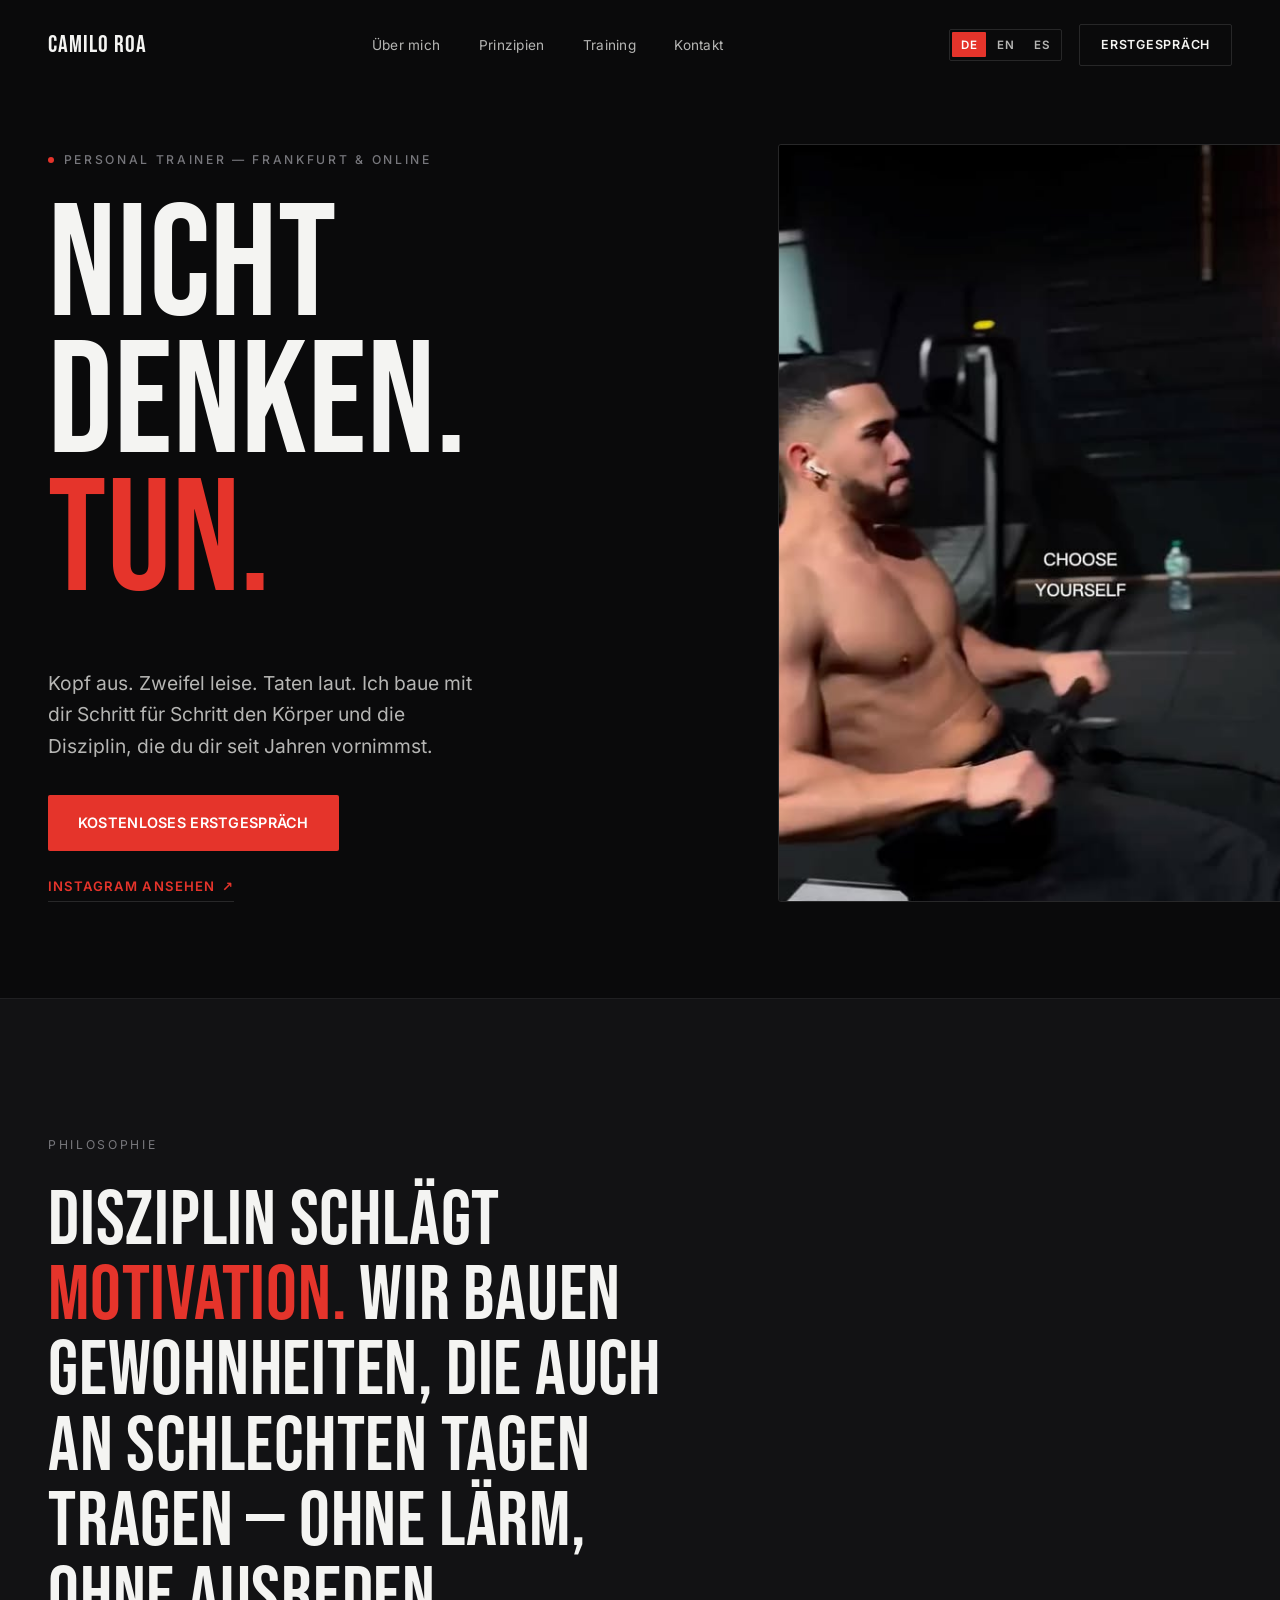
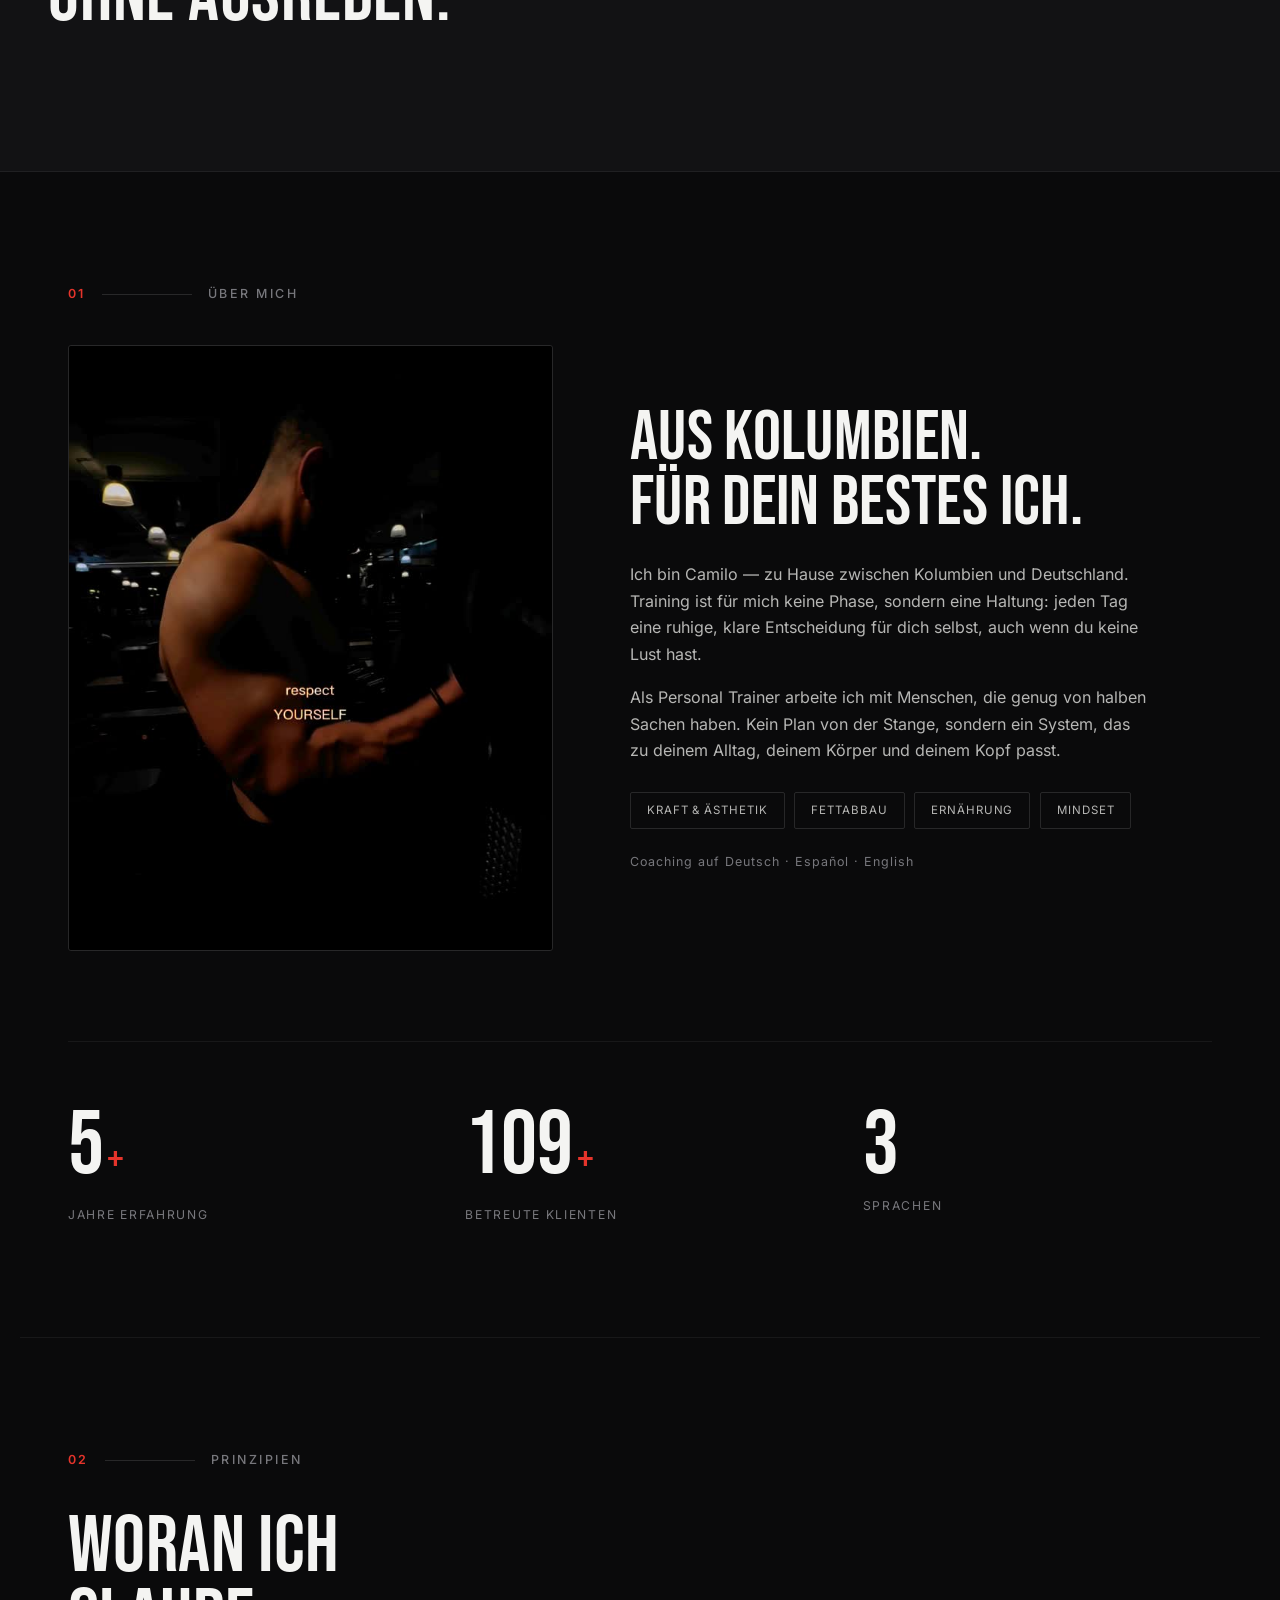
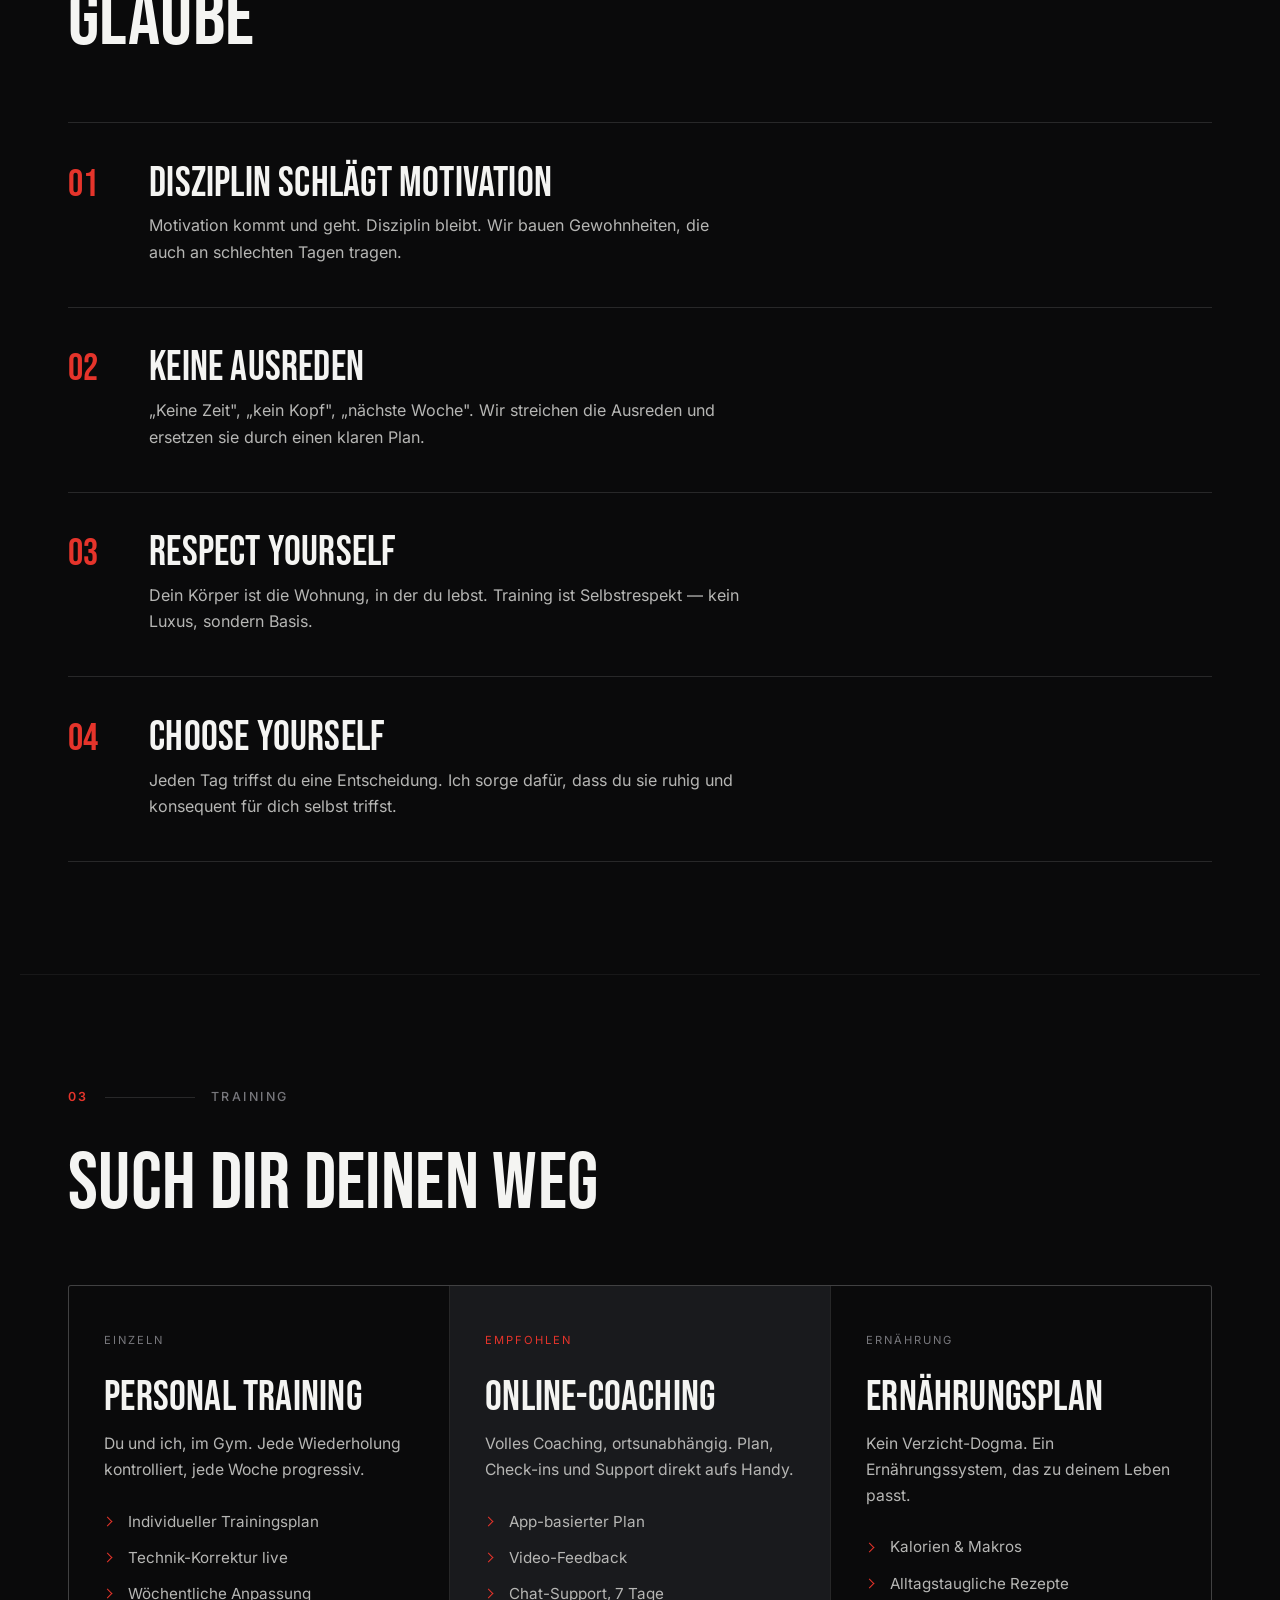
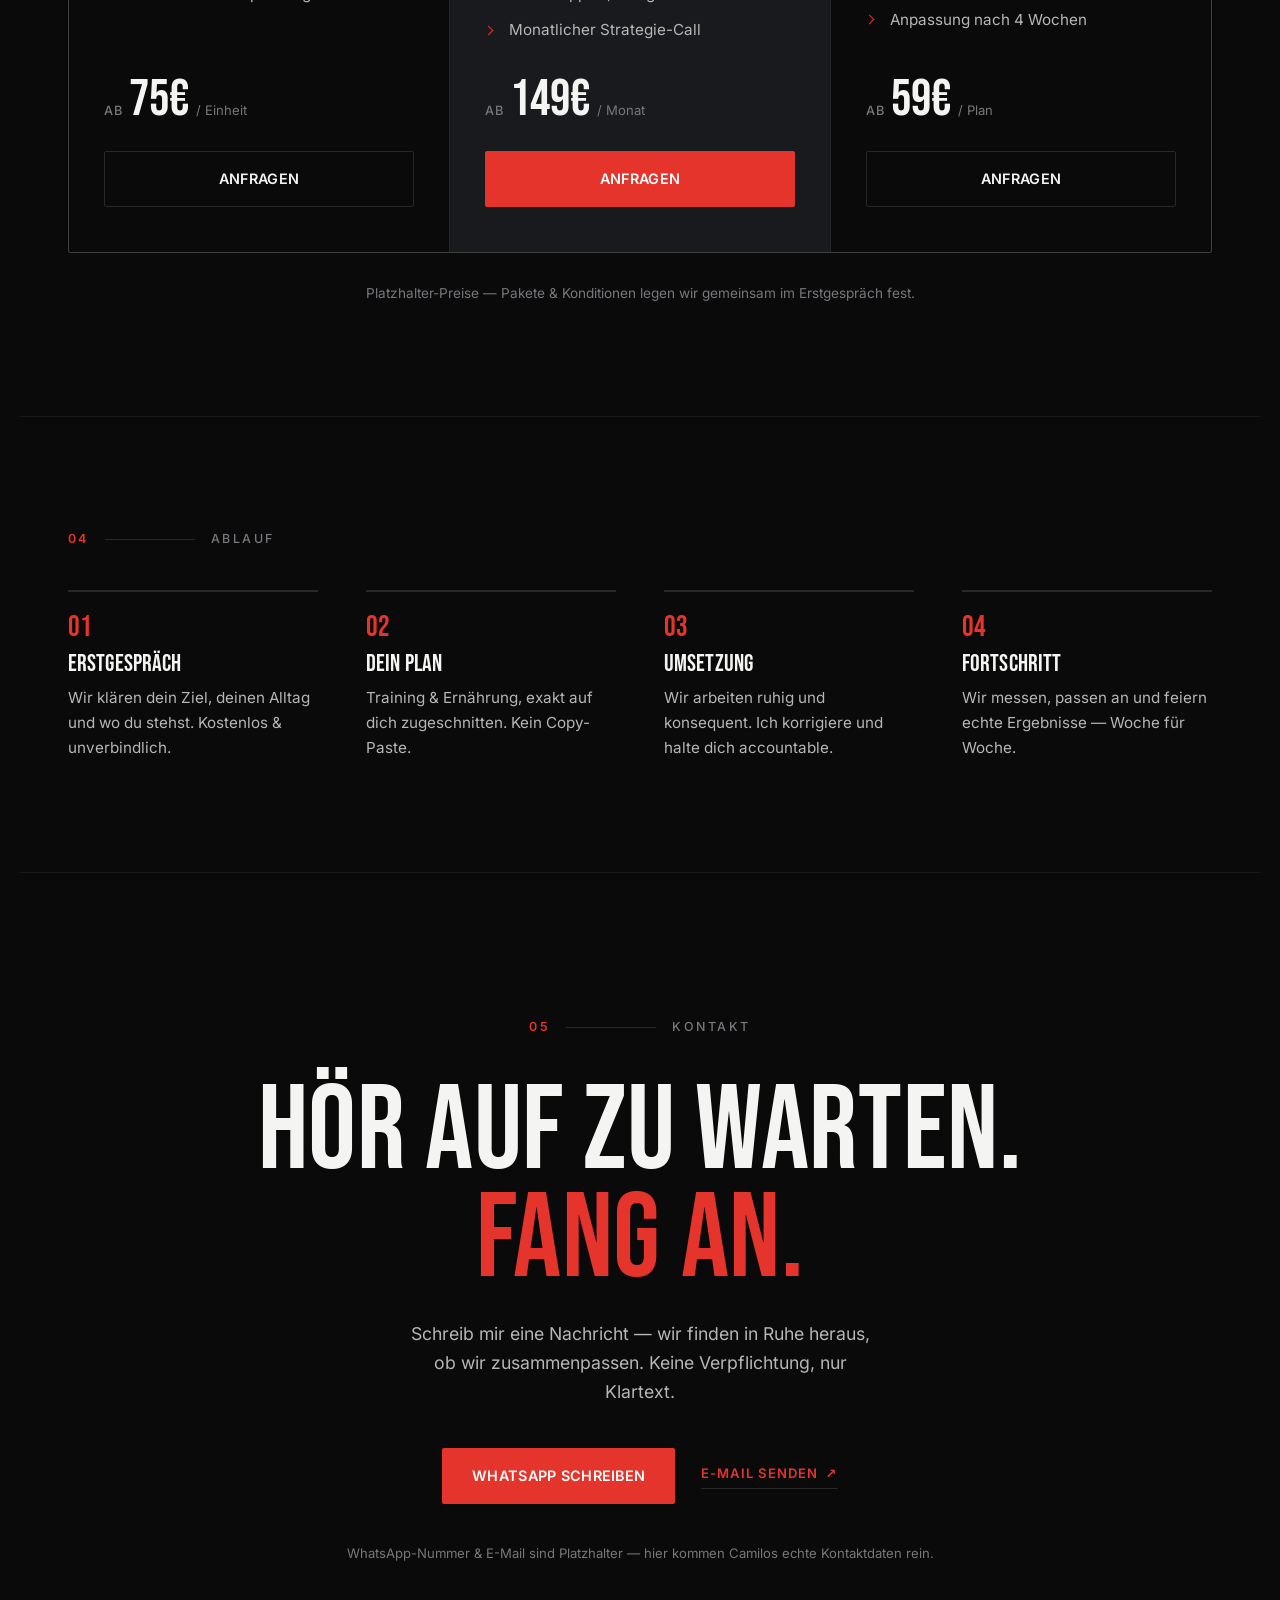
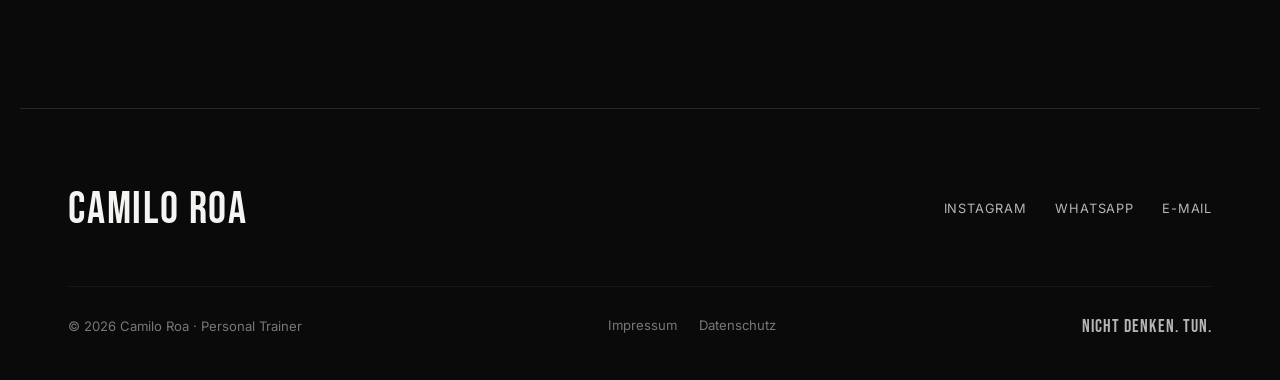
<file: index.html>
<!DOCTYPE html>
<html lang="de">
<head>
<meta charset="UTF-8" />
<meta name="viewport" content="width=device-width, initial-scale=1.0" />
<title>Camilo Roa — Personal Trainer</title>
<meta name="description" content="Camilo Roa — Personal Trainer in Frankfurt & Online. Ruhiges, konsequentes Coaching für Kraft, Ästhetik und Disziplin." />
<meta property="og:title" content="Camilo Roa — Personal Trainer" />
<meta property="og:description" content="Ruhiges, konsequentes Coaching für Kraft, Ästhetik und Disziplin." />
<meta property="og:image" content="assets/post.jpg" />
<link rel="stylesheet" href="fonts.css" />
<link rel="stylesheet" href="styles.css" />
</head>
<body id="top">

<!-- NAV -->
<header class="nav" id="nav">
  <a class="nav__brand" href="#top">Camilo Roa</a>
  <nav class="nav__links" aria-label="Navigation">
    <a href="#about" data-i18n="nav.about">Über mich</a>
    <a href="#principles" data-i18n="nav.principles">Prinzipien</a>
    <a href="#offers" data-i18n="nav.training">Training</a>
    <a href="#contact" data-i18n="nav.contact">Kontakt</a>
  </nav>
  <div class="nav__right">
    <div class="lang" role="group" aria-label="Sprache / Language">
      <button class="lang-btn" type="button" data-lang="de">DE</button>
      <button class="lang-btn" type="button" data-lang="en">EN</button>
      <button class="lang-btn" type="button" data-lang="es">ES</button>
    </div>
    <a class="nav__cta" href="#contact" data-i18n="nav.cta">Erstgespräch</a>
    <button class="nav__toggle" id="navToggle" type="button" aria-label="Menü" aria-expanded="false" aria-controls="mobileMenu">
      <span></span><span></span><span></span>
    </button>
  </div>
</header>

<!-- MOBILE MENU -->
<div class="mmenu" id="mobileMenu" aria-hidden="true">
  <nav class="mmenu__links" aria-label="Navigation">
    <a href="#about" data-i18n="nav.about">Über mich</a>
    <a href="#principles" data-i18n="nav.principles">Prinzipien</a>
    <a href="#offers" data-i18n="nav.training">Training</a>
    <a href="#contact" data-i18n="nav.contact">Kontakt</a>
  </nav>
  <a class="btn btn--solid mmenu__cta" href="#contact" data-i18n="hero.cta">Kostenloses Erstgespräch</a>
  <div class="lang lang--mobile" role="group" aria-label="Sprache / Language">
    <button class="lang-btn" type="button" data-lang="de">DE</button>
    <button class="lang-btn" type="button" data-lang="en">EN</button>
    <button class="lang-btn" type="button" data-lang="es">ES</button>
  </div>
</div>

<main>

  <!-- HERO -->
  <section class="hero">
    <div class="hero__inner">
      <div class="hero__head">
        <p class="eyebrow"><span class="eyebrow__dot"></span><span data-i18n="hero.eyebrow">Personal Trainer — Frankfurt &amp; Online</span></p>
        <h1 class="hero__title" data-i18n-html="hero.title">Nicht denken.<br><span class="ital">Tun.</span></h1>
      </div>
      <div class="hero__meta">
        <p class="hero__lead" data-i18n="hero.lead">Kopf aus. Zweifel leise. Taten laut. Ich baue mit dir Schritt für Schritt den Körper und die Disziplin, die du dir seit Jahren vornimmst.</p>
        <div class="hero__actions">
          <a class="btn btn--solid" href="#contact" data-i18n="hero.cta">Kostenloses Erstgespräch</a>
          <a class="link-arrow" href="https://www.instagram.com/camiloor05/" target="_blank" rel="noopener"><span data-i18n="hero.instagram">Instagram ansehen</span><span aria-hidden="true">↗</span></a>
        </div>
      </div>
      <figure class="hero__figure reveal">
        <img src="assets/post.jpg" alt="Camilo Roa beim Training im Gym" loading="eager" />
      </figure>
    </div>
  </section>

  <!-- STATEMENT -->
  <section class="statement">
    <div class="statement__inner">
      <p class="statement__label" data-i18n="statement.label">Philosophie</p>
      <p class="statement__text reveal" data-i18n-html="statement.text">Disziplin schlägt <span class="ital">Motivation.</span> Wir bauen Gewohnheiten, die auch an schlechten Tagen tragen — ohne Lärm, ohne Ausreden.</p>
    </div>
  </section>

  <!-- ABOUT -->
  <section class="about" id="about">
    <div class="about__index"><span class="num">01</span><span class="rule"></span><span data-i18n="nav.about">Über mich</span></div>
    <div class="about__body">
      <figure class="about__figure reveal">
        <img src="assets/hero.jpg" alt="Camilo Roa im Gym" loading="lazy" />
      </figure>
      <div class="about__text">
        <h2 class="reveal" data-i18n-html="about.h2">Aus Kolumbien.<br>Für dein bestes Ich.</h2>
        <p class="reveal" data-i18n="about.p1">Ich bin Camilo — zu Hause zwischen Kolumbien und Deutschland. Training ist für mich keine Phase, sondern eine Haltung: jeden Tag eine ruhige, klare Entscheidung für dich selbst, auch wenn du keine Lust hast.</p>
        <p class="reveal" data-i18n="about.p2">Als Personal Trainer arbeite ich mit Menschen, die genug von halben Sachen haben. Kein Plan von der Stange, sondern ein System, das zu deinem Alltag, deinem Körper und deinem Kopf passt.</p>
        <ul class="tags reveal">
          <li data-i18n="tag.strength">Kraft &amp; Ästhetik</li>
          <li data-i18n="tag.fatloss">Fettabbau</li>
          <li data-i18n="tag.nutrition">Ernährung</li>
          <li data-i18n="tag.mindset">Mindset</li>
        </ul>
        <p class="about__langs reveal" data-i18n="about.langs">Coaching auf Deutsch · Español · English</p>
      </div>
    </div>
    <div class="stats">
      <div class="stat reveal"><span class="stat__num" data-count="6">0</span><span class="stat__suffix">+</span><p data-i18n="stat.years">Jahre Erfahrung</p></div>
      <div class="stat reveal"><span class="stat__num" data-count="120">0</span><span class="stat__suffix">+</span><p data-i18n="stat.clients">Betreute Klienten</p></div>
      <div class="stat reveal"><span class="stat__num" data-count="3">0</span><p data-i18n="stat.languages">Sprachen</p></div>
    </div>
  </section>

  <!-- PRINCIPLES -->
  <section class="principles" id="principles">
    <div class="section__index"><span class="num">02</span><span class="rule"></span><span data-i18n="nav.principles">Prinzipien</span></div>
    <h2 class="principles__title reveal" data-i18n="principles.title">Woran ich glaube</h2>
    <ol class="plist">
      <li class="pitem reveal"><span class="pitem__n">01</span><div><h3 data-i18n="p1.h3">Disziplin schlägt Motivation</h3><p data-i18n="p1.p">Motivation kommt und geht. Disziplin bleibt. Wir bauen Gewohnheiten, die auch an schlechten Tagen tragen.</p></div></li>
      <li class="pitem reveal"><span class="pitem__n">02</span><div><h3 data-i18n="p2.h3">Keine Ausreden</h3><p data-i18n="p2.p">„Keine Zeit", „kein Kopf", „nächste Woche". Wir streichen die Ausreden und ersetzen sie durch einen klaren Plan.</p></div></li>
      <li class="pitem reveal"><span class="pitem__n">03</span><div><h3 data-i18n="p3.h3">Respect yourself</h3><p data-i18n="p3.p">Dein Körper ist die Wohnung, in der du lebst. Training ist Selbstrespekt — kein Luxus, sondern Basis.</p></div></li>
      <li class="pitem reveal"><span class="pitem__n">04</span><div><h3 data-i18n="p4.h3">Choose yourself</h3><p data-i18n="p4.p">Jeden Tag triffst du eine Entscheidung. Ich sorge dafür, dass du sie ruhig und konsequent für dich selbst triffst.</p></div></li>
    </ol>
  </section>

  <!-- OFFERS -->
  <section class="offers" id="offers">
    <div class="section__index"><span class="num">03</span><span class="rule"></span><span data-i18n="nav.training">Training</span></div>
    <h2 class="offers__title reveal" data-i18n="offers.title">Such dir deinen Weg</h2>
    <div class="offers__grid">
      <article class="offer reveal">
        <p class="offer__tag" data-i18n="o1.tag">Einzeln</p>
        <h3 data-i18n="o1.h3">Personal Training</h3>
        <p class="offer__desc" data-i18n="o1.desc">Du und ich, im Gym. Jede Wiederholung kontrolliert, jede Woche progressiv.</p>
        <ul class="offer__list">
          <li data-i18n="o1.li1">Individueller Trainingsplan</li>
          <li data-i18n="o1.li2">Technik-Korrektur live</li>
          <li data-i18n="o1.li3">Wöchentliche Anpassung</li>
        </ul>
        <p class="offer__price"><span class="offer__from" data-i18n="offer.from">ab</span> 75€ <span class="offer__unit" data-i18n="o1.unit">/ Einheit</span></p>
        <a class="btn btn--outline btn--full" href="#contact" data-i18n="offer.cta">Anfragen</a>
      </article>

      <article class="offer offer--feature reveal">
        <p class="offer__tag" data-i18n="o2.tag">Empfohlen</p>
        <h3 data-i18n="o2.h3">Online-Coaching</h3>
        <p class="offer__desc" data-i18n="o2.desc">Volles Coaching, ortsunabhängig. Plan, Check-ins und Support direkt aufs Handy.</p>
        <ul class="offer__list">
          <li data-i18n="o2.li1">App-basierter Plan</li>
          <li data-i18n="o2.li2">Video-Feedback</li>
          <li data-i18n="o2.li3">Chat-Support, 7 Tage</li>
          <li data-i18n="o2.li4">Monatlicher Strategie-Call</li>
        </ul>
        <p class="offer__price"><span class="offer__from" data-i18n="offer.from">ab</span> 149€ <span class="offer__unit" data-i18n="o2.unit">/ Monat</span></p>
        <a class="btn btn--solid btn--full" href="#contact" data-i18n="offer.cta">Anfragen</a>
      </article>

      <article class="offer reveal">
        <p class="offer__tag" data-i18n="o3.tag">Ernährung</p>
        <h3 data-i18n="o3.h3">Ernährungsplan</h3>
        <p class="offer__desc" data-i18n="o3.desc">Kein Verzicht-Dogma. Ein Ernährungssystem, das zu deinem Leben passt.</p>
        <ul class="offer__list">
          <li data-i18n="o3.li1">Kalorien &amp; Makros</li>
          <li data-i18n="o3.li2">Alltagstaugliche Rezepte</li>
          <li data-i18n="o3.li3">Anpassung nach 4 Wochen</li>
        </ul>
        <p class="offer__price"><span class="offer__from" data-i18n="offer.from">ab</span> 59€ <span class="offer__unit" data-i18n="o3.unit">/ Plan</span></p>
        <a class="btn btn--outline btn--full" href="#contact" data-i18n="offer.cta">Anfragen</a>
      </article>
    </div>
    <p class="offers__note reveal" data-i18n="offers.note">Platzhalter-Preise — Pakete &amp; Konditionen legen wir gemeinsam im Erstgespräch fest.</p>
  </section>

  <!-- PROCESS -->
  <section class="process">
    <div class="section__index"><span class="num">04</span><span class="rule"></span><span data-i18n="idx.process">Ablauf</span></div>
    <div class="process__grid">
      <div class="pstep reveal"><span class="pstep__n">01</span><h3 data-i18n="ps1.h3">Erstgespräch</h3><p data-i18n="ps1.p">Wir klären dein Ziel, deinen Alltag und wo du stehst. Kostenlos &amp; unverbindlich.</p></div>
      <div class="pstep reveal"><span class="pstep__n">02</span><h3 data-i18n="ps2.h3">Dein Plan</h3><p data-i18n="ps2.p">Training &amp; Ernährung, exakt auf dich zugeschnitten. Kein Copy-Paste.</p></div>
      <div class="pstep reveal"><span class="pstep__n">03</span><h3 data-i18n="ps3.h3">Umsetzung</h3><p data-i18n="ps3.p">Wir arbeiten ruhig und konsequent. Ich korrigiere und halte dich accountable.</p></div>
      <div class="pstep reveal"><span class="pstep__n">04</span><h3 data-i18n="ps4.h3">Fortschritt</h3><p data-i18n="ps4.p">Wir messen, passen an und feiern echte Ergebnisse — Woche für Woche.</p></div>
    </div>
  </section>

  <!-- CONTACT -->
  <section class="cta" id="contact">
    <div class="section__index"><span class="num">05</span><span class="rule"></span><span data-i18n="nav.contact">Kontakt</span></div>
    <h2 class="cta__title reveal" data-i18n-html="cta.title">Hör auf zu warten.<br><span class="ital">Fang an.</span></h2>
    <p class="cta__lead reveal" data-i18n="cta.lead">Schreib mir eine Nachricht — wir finden in Ruhe heraus, ob wir zusammenpassen. Keine Verpflichtung, nur Klartext.</p>
    <div class="cta__actions reveal">
      <a class="btn btn--solid" href="https://wa.me/000000000000?text=Hi%20Camilo%2C%20ich%20interessiere%20mich%20f%C3%BCr%20Coaching." target="_blank" rel="noopener" data-i18n="cta.whatsapp">WhatsApp schreiben</a>
      <a class="link-arrow" href="mailto:hallo@camiloroa.de"><span data-i18n="cta.email">E-Mail senden</span><span aria-hidden="true">↗</span></a>
    </div>
    <p class="cta__hint" data-i18n="cta.hint">WhatsApp-Nummer &amp; E-Mail sind Platzhalter — hier kommen Camilos echte Kontaktdaten rein.</p>
  </section>

</main>

<footer class="footer">
  <div class="footer__inner">
    <a class="footer__brand" href="#top">Camilo Roa</a>
    <nav class="footer__social" aria-label="Social Media">
      <a href="https://www.instagram.com/camiloor05/" target="_blank" rel="noopener">Instagram</a>
      <a href="https://wa.me/000000000000" target="_blank" rel="noopener">WhatsApp</a>
      <a href="mailto:hallo@camiloroa.de">E-Mail</a>
    </nav>
  </div>
  <div class="footer__bottom">
    <p>© <span id="year">2026</span> Camilo Roa · <span data-i18n="footer.role">Personal Trainer</span></p>
    <nav class="footer__legal" aria-label="Rechtliches">
      <a href="impressum.html" data-i18n="footer.imprint">Impressum</a>
      <a href="datenschutz.html" data-i18n="footer.privacy">Datenschutz</a>
    </nav>
    <p class="footer__claim" data-i18n="footer.claim">Nicht denken. Tun.</p>
  </div>
</footer>

<script src="script.js"></script>
</body>
</html>
</file>
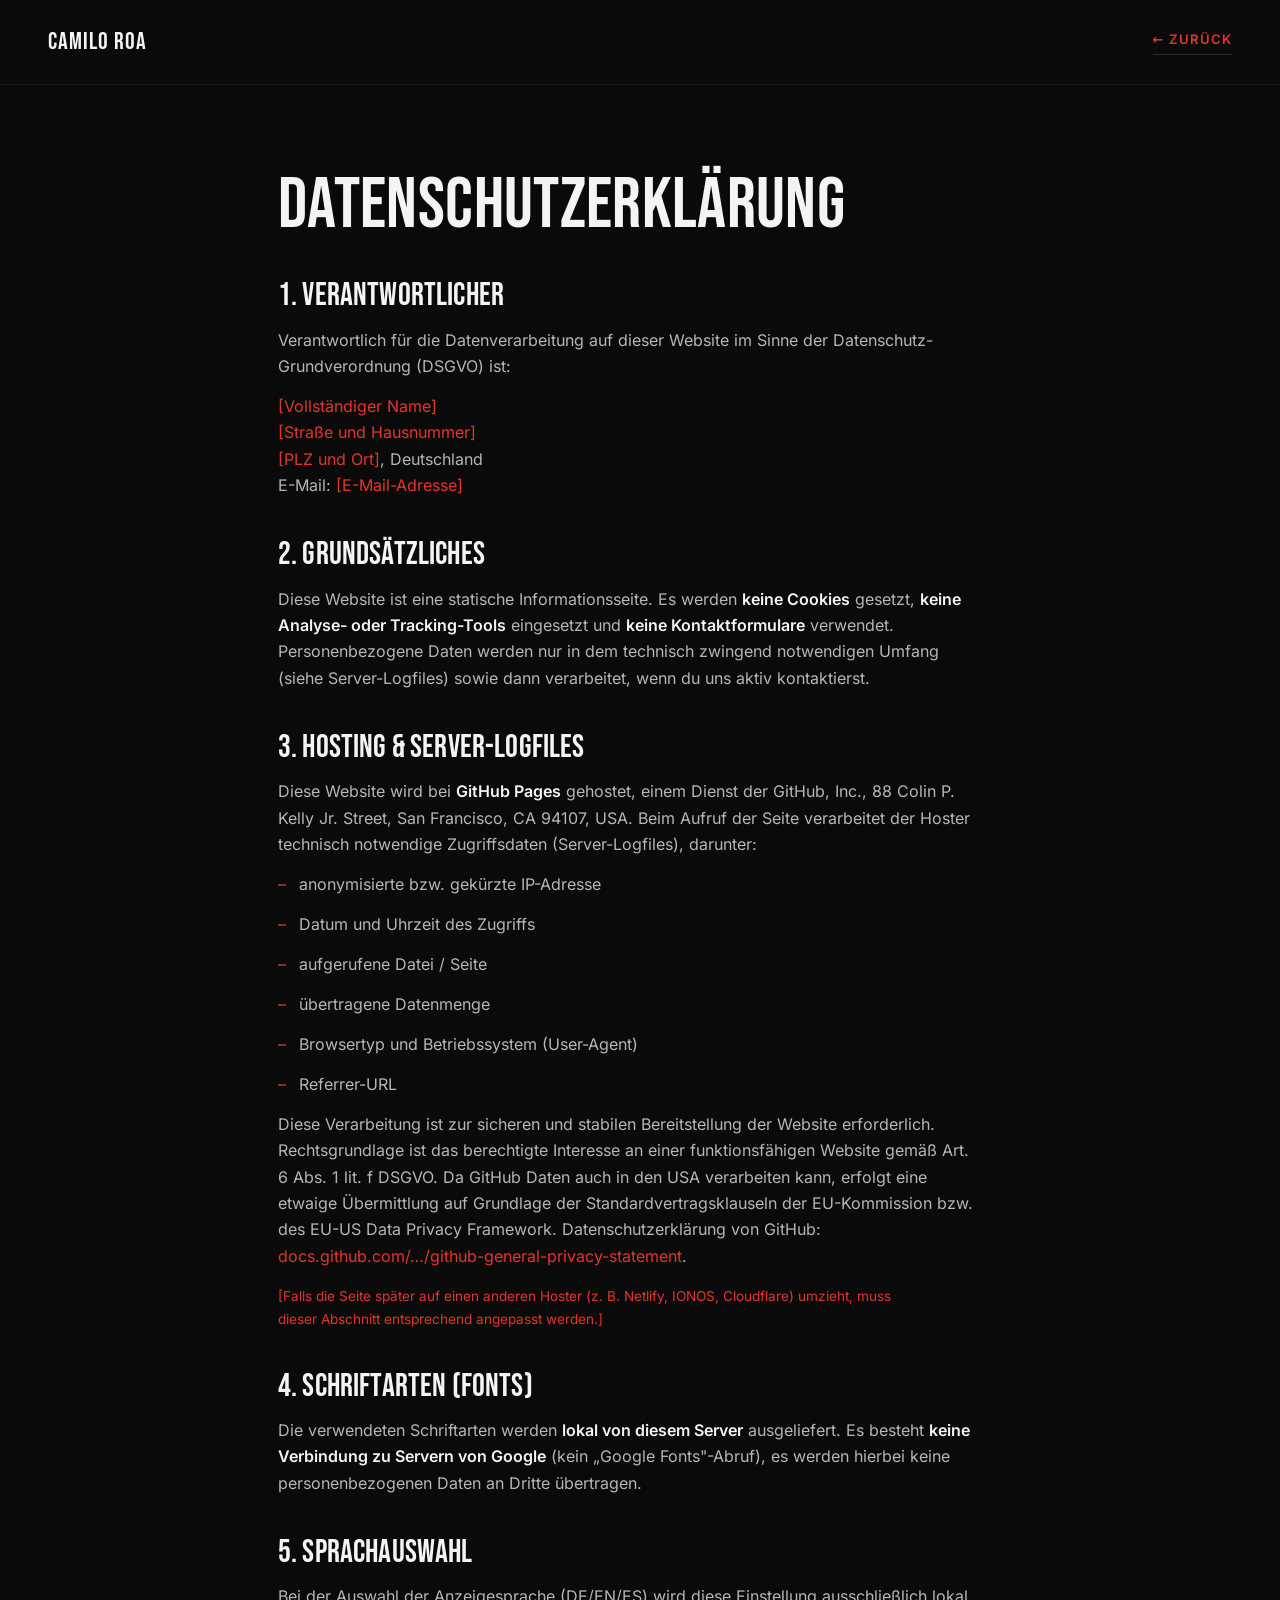
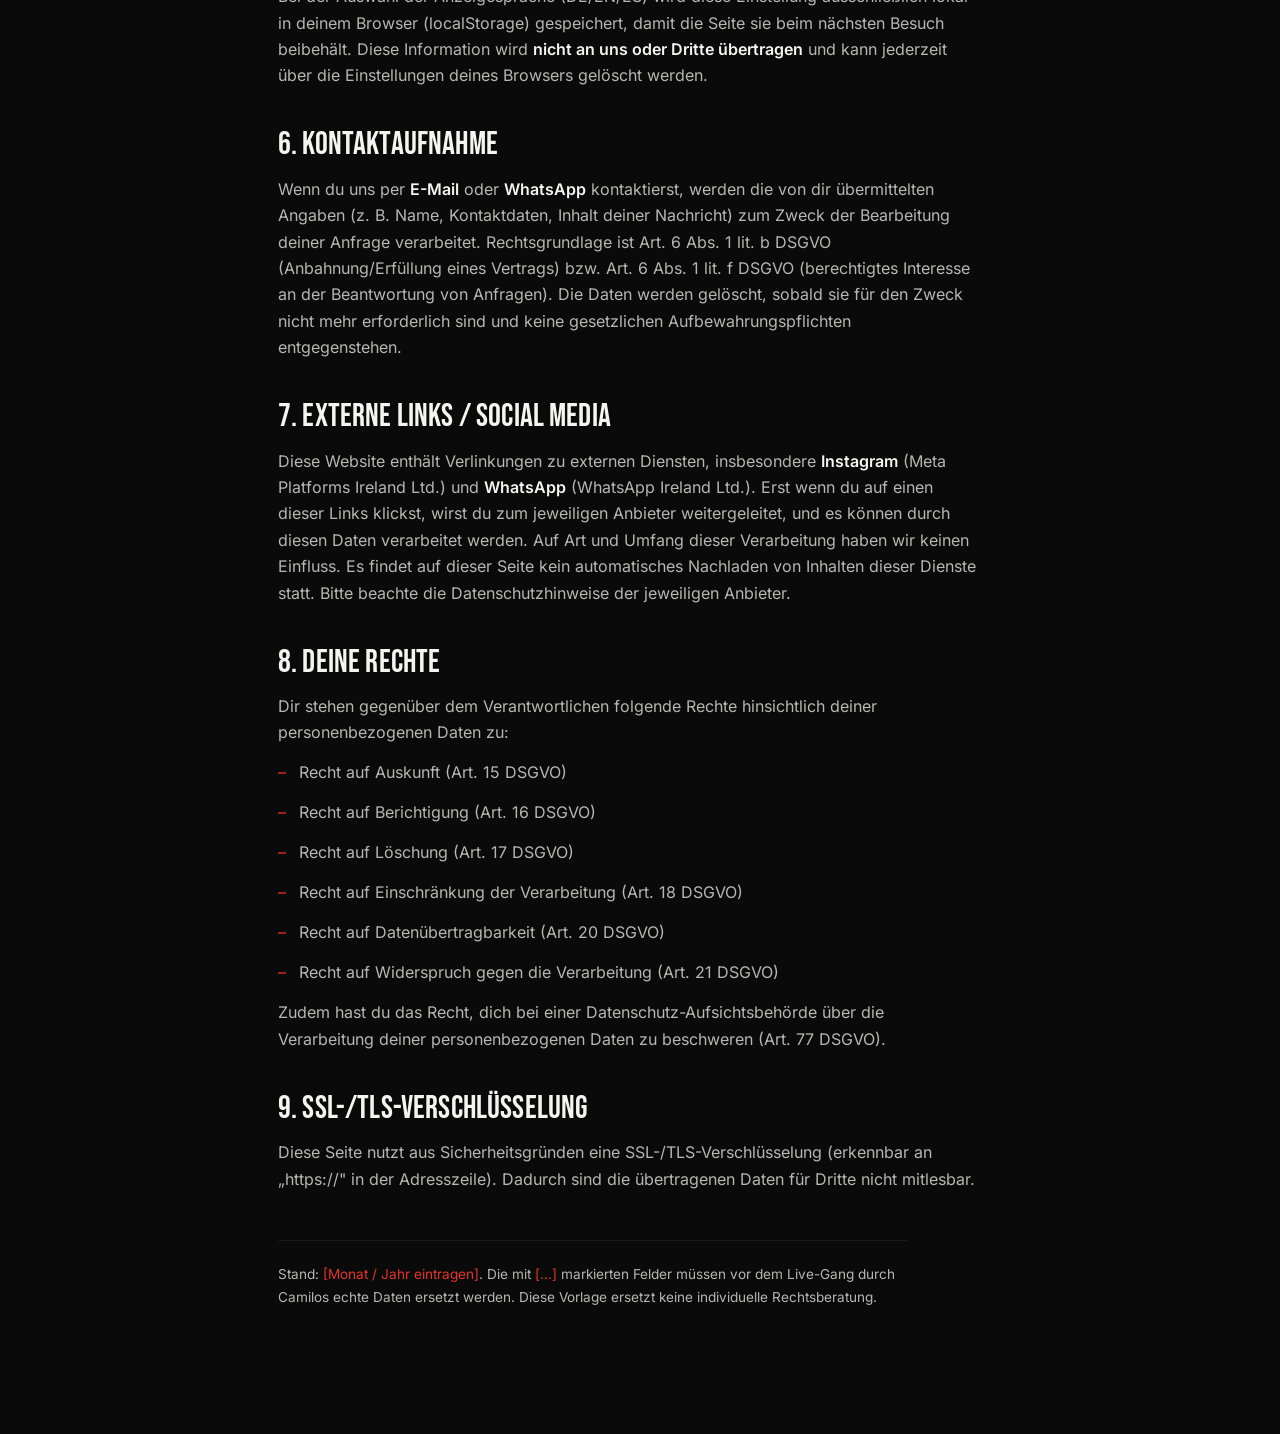
<file: datenschutz.html>
<!DOCTYPE html>
<html lang="de">
<head>
<meta charset="UTF-8" />
<meta name="viewport" content="width=device-width, initial-scale=1.0" />
<title>Datenschutzerklärung — Camilo Roa</title>
<meta name="robots" content="noindex" />
<link rel="stylesheet" href="fonts.css" />
<link rel="stylesheet" href="styles.css" />
</head>
<body id="top">

<header class="legal-nav">
  <a class="nav__brand" href="index.html">Camilo Roa</a>
  <a class="link-arrow" href="index.html"><span>← Zurück</span></a>
</header>

<main class="legal">
  <h1>Datenschutz&shy;erklärung</h1>

  <h2>1. Verantwortlicher</h2>
  <p>
    Verantwortlich für die Datenverarbeitung auf dieser Website im Sinne der
    Datenschutz-Grundverordnung (DSGVO) ist:
  </p>
  <p>
    <span class="ph">[Vollständiger Name]</span><br>
    <span class="ph">[Straße und Hausnummer]</span><br>
    <span class="ph">[PLZ und Ort]</span>, Deutschland<br>
    E-Mail: <span class="ph">[E-Mail-Adresse]</span>
  </p>

  <h2>2. Grundsätzliches</h2>
  <p>
    Diese Website ist eine statische Informationsseite. Es werden <strong>keine Cookies</strong> gesetzt,
    <strong>keine Analyse- oder Tracking-Tools</strong> eingesetzt und <strong>keine Kontaktformulare</strong>
    verwendet. Personenbezogene Daten werden nur in dem technisch zwingend notwendigen Umfang (siehe
    Server-Logfiles) sowie dann verarbeitet, wenn du uns aktiv kontaktierst.
  </p>

  <h2>3. Hosting &amp; Server-Logfiles</h2>
  <p>
    Diese Website wird bei <strong>GitHub Pages</strong> gehostet, einem Dienst der GitHub, Inc.,
    88 Colin P. Kelly Jr. Street, San Francisco, CA 94107, USA. Beim Aufruf der Seite verarbeitet der
    Hoster technisch notwendige Zugriffsdaten (Server-Logfiles), darunter:
  </p>
  <ul>
    <li>anonymisierte bzw. gekürzte IP-Adresse</li>
    <li>Datum und Uhrzeit des Zugriffs</li>
    <li>aufgerufene Datei / Seite</li>
    <li>übertragene Datenmenge</li>
    <li>Browsertyp und Betriebssystem (User-Agent)</li>
    <li>Referrer-URL</li>
  </ul>
  <p>
    Diese Verarbeitung ist zur sicheren und stabilen Bereitstellung der Website erforderlich.
    Rechtsgrundlage ist das berechtigte Interesse an einer funktionsfähigen Website gemäß
    Art. 6 Abs. 1 lit. f DSGVO. Da GitHub Daten auch in den USA verarbeiten kann, erfolgt eine
    etwaige Übermittlung auf Grundlage der Standardvertragsklauseln der EU-Kommission bzw. des
    EU-US Data Privacy Framework. Datenschutzerklärung von GitHub:
    <a href="https://docs.github.com/en/site-policy/privacy-policies/github-general-privacy-statement" target="_blank" rel="noopener">docs.github.com/…/github-general-privacy-statement</a>.
  </p>
  <p class="legal__meta" style="margin-top:1rem;border:0;padding:0">
    <span class="ph">[Falls die Seite später auf einen anderen Hoster (z. B. Netlify, IONOS, Cloudflare)
    umzieht, muss dieser Abschnitt entsprechend angepasst werden.]</span>
  </p>

  <h2>4. Schriftarten (Fonts)</h2>
  <p>
    Die verwendeten Schriftarten werden <strong>lokal von diesem Server</strong> ausgeliefert. Es besteht
    <strong>keine Verbindung zu Servern von Google</strong> (kein „Google Fonts"-Abruf), es werden hierbei
    keine personenbezogenen Daten an Dritte übertragen.
  </p>

  <h2>5. Sprachauswahl</h2>
  <p>
    Bei der Auswahl der Anzeigesprache (DE/EN/ES) wird diese Einstellung ausschließlich lokal in deinem
    Browser (localStorage) gespeichert, damit die Seite sie beim nächsten Besuch beibehält. Diese
    Information wird <strong>nicht an uns oder Dritte übertragen</strong> und kann jederzeit über die
    Einstellungen deines Browsers gelöscht werden.
  </p>

  <h2>6. Kontaktaufnahme</h2>
  <p>
    Wenn du uns per <strong>E-Mail</strong> oder <strong>WhatsApp</strong> kontaktierst, werden die von dir
    übermittelten Angaben (z. B. Name, Kontaktdaten, Inhalt deiner Nachricht) zum Zweck der Bearbeitung
    deiner Anfrage verarbeitet. Rechtsgrundlage ist Art. 6 Abs. 1 lit. b DSGVO (Anbahnung/Erfüllung eines
    Vertrags) bzw. Art. 6 Abs. 1 lit. f DSGVO (berechtigtes Interesse an der Beantwortung von Anfragen).
    Die Daten werden gelöscht, sobald sie für den Zweck nicht mehr erforderlich sind und keine gesetzlichen
    Aufbewahrungspflichten entgegenstehen.
  </p>

  <h2>7. Externe Links / Social Media</h2>
  <p>
    Diese Website enthält Verlinkungen zu externen Diensten, insbesondere <strong>Instagram</strong> (Meta
    Platforms Ireland Ltd.) und <strong>WhatsApp</strong> (WhatsApp Ireland Ltd.). Erst wenn du auf einen
    dieser Links klickst, wirst du zum jeweiligen Anbieter weitergeleitet, und es können durch diesen Daten
    verarbeitet werden. Auf Art und Umfang dieser Verarbeitung haben wir keinen Einfluss. Es findet auf
    dieser Seite kein automatisches Nachladen von Inhalten dieser Dienste statt. Bitte beachte die
    Datenschutzhinweise der jeweiligen Anbieter.
  </p>

  <h2>8. Deine Rechte</h2>
  <p>Dir stehen gegenüber dem Verantwortlichen folgende Rechte hinsichtlich deiner personenbezogenen Daten zu:</p>
  <ul>
    <li>Recht auf Auskunft (Art. 15 DSGVO)</li>
    <li>Recht auf Berichtigung (Art. 16 DSGVO)</li>
    <li>Recht auf Löschung (Art. 17 DSGVO)</li>
    <li>Recht auf Einschränkung der Verarbeitung (Art. 18 DSGVO)</li>
    <li>Recht auf Datenübertragbarkeit (Art. 20 DSGVO)</li>
    <li>Recht auf Widerspruch gegen die Verarbeitung (Art. 21 DSGVO)</li>
  </ul>
  <p>
    Zudem hast du das Recht, dich bei einer Datenschutz-Aufsichtsbehörde über die Verarbeitung deiner
    personenbezogenen Daten zu beschweren (Art. 77 DSGVO).
  </p>

  <h2>9. SSL-/TLS-Verschlüsselung</h2>
  <p>
    Diese Seite nutzt aus Sicherheitsgründen eine SSL-/TLS-Verschlüsselung (erkennbar an „https://" in der
    Adresszeile). Dadurch sind die übertragenen Daten für Dritte nicht mitlesbar.
  </p>

  <p class="legal__meta">
    Stand: <span class="ph">[Monat / Jahr eintragen]</span>. Die mit <span class="ph">[…]</span>
    markierten Felder müssen vor dem Live-Gang durch Camilos echte Daten ersetzt werden.
    Diese Vorlage ersetzt keine individuelle Rechtsberatung.
  </p>
</main>

</body>
</html>
</file>
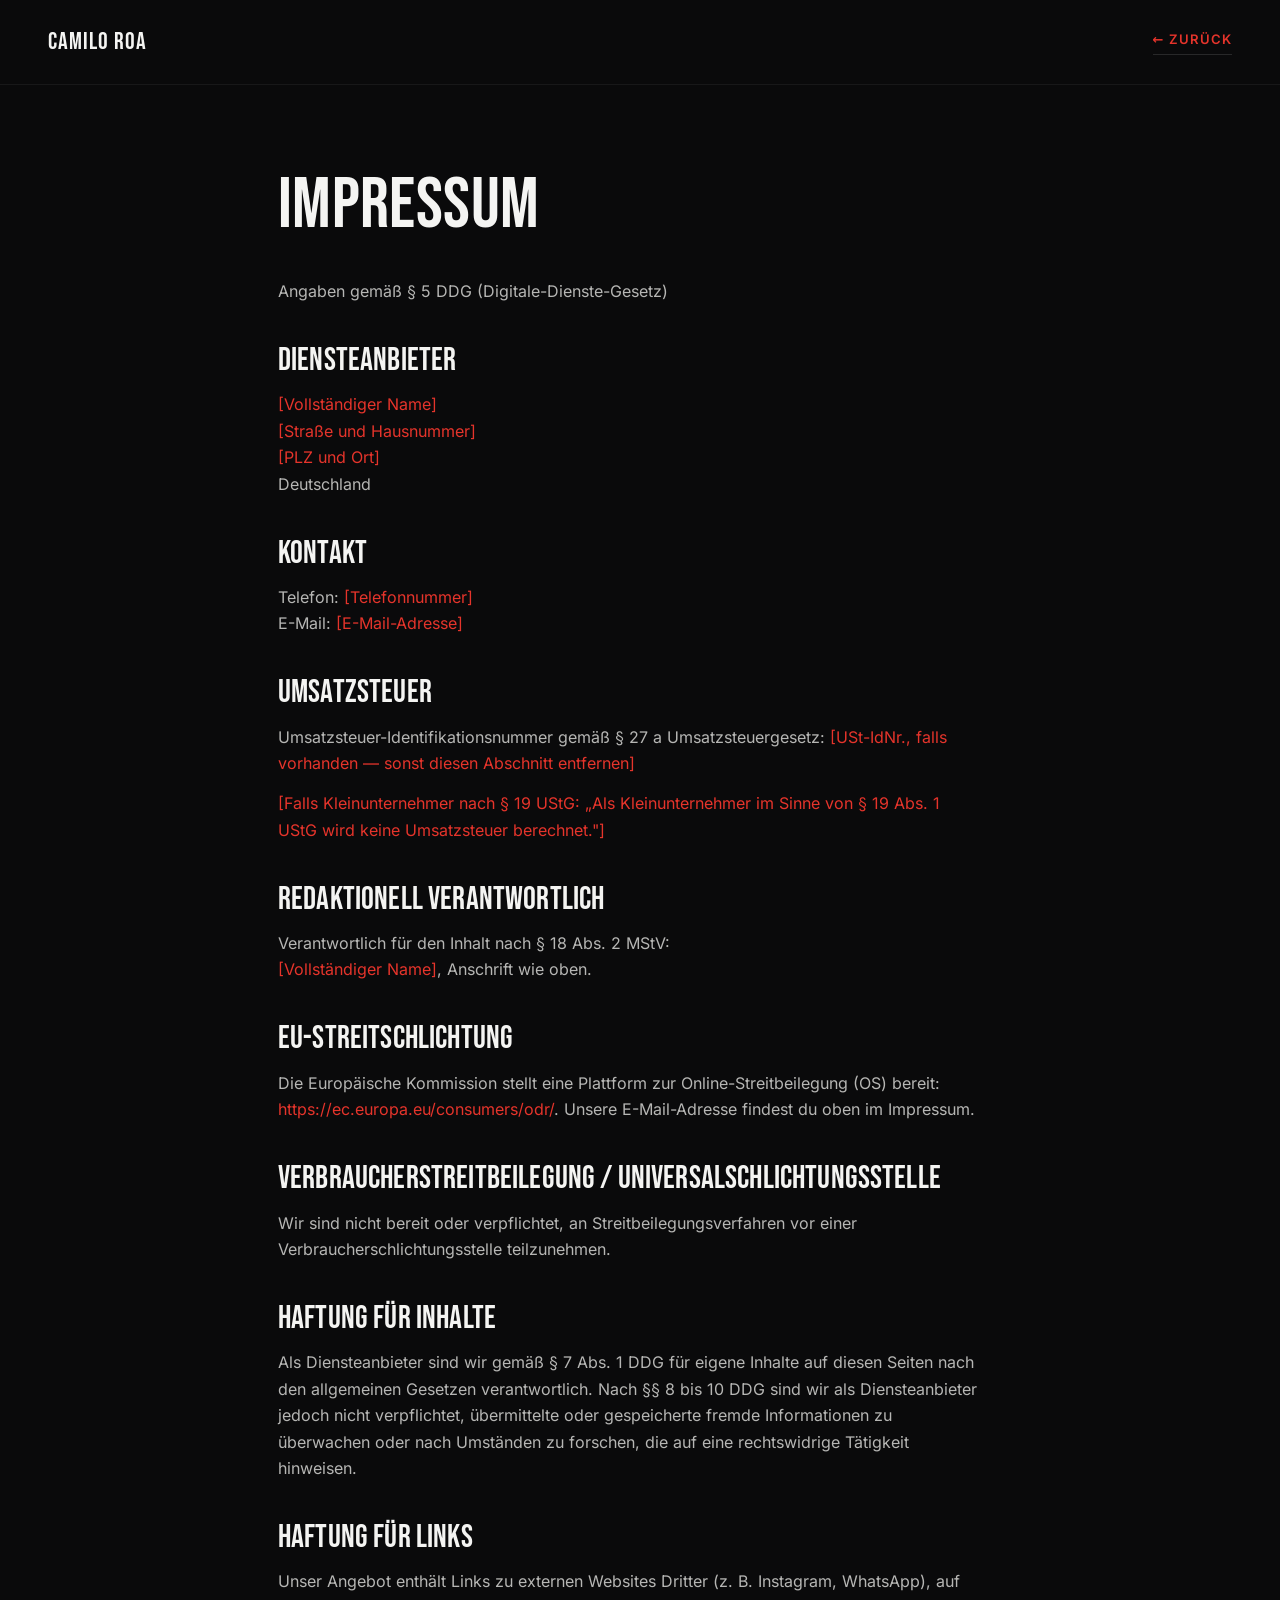
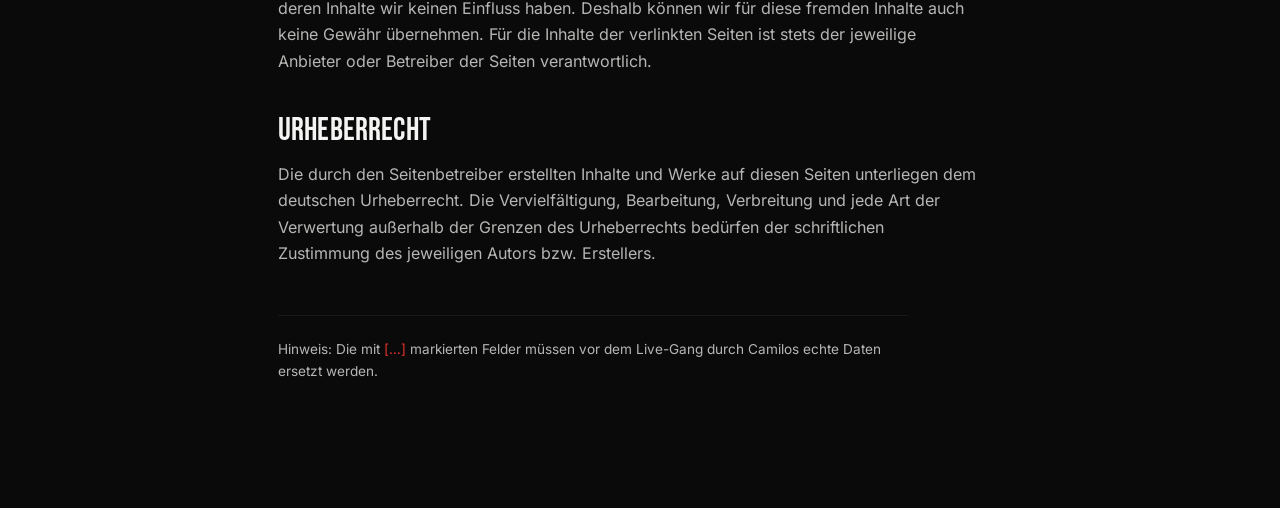
<file: impressum.html>
<!DOCTYPE html>
<html lang="de">
<head>
<meta charset="UTF-8" />
<meta name="viewport" content="width=device-width, initial-scale=1.0" />
<title>Impressum — Camilo Roa</title>
<meta name="robots" content="noindex" />
<link rel="stylesheet" href="fonts.css" />
<link rel="stylesheet" href="styles.css" />
</head>
<body id="top">

<header class="legal-nav">
  <a class="nav__brand" href="index.html">Camilo Roa</a>
  <a class="link-arrow" href="index.html"><span>← Zurück</span></a>
</header>

<main class="legal">
  <h1>Impressum</h1>

  <p>Angaben gemäß § 5 DDG (Digitale-Dienste-Gesetz)</p>

  <h2>Diensteanbieter</h2>
  <p>
    <span class="ph">[Vollständiger Name]</span><br>
    <span class="ph">[Straße und Hausnummer]</span><br>
    <span class="ph">[PLZ und Ort]</span><br>
    Deutschland
  </p>

  <h2>Kontakt</h2>
  <p>
    Telefon: <span class="ph">[Telefonnummer]</span><br>
    E-Mail: <span class="ph">[E-Mail-Adresse]</span>
  </p>

  <h2>Umsatzsteuer</h2>
  <p>
    Umsatzsteuer-Identifikationsnummer gemäß § 27 a Umsatzsteuergesetz:
    <span class="ph">[USt-IdNr., falls vorhanden — sonst diesen Abschnitt entfernen]</span>
  </p>
  <p>
    <span class="ph">[Falls Kleinunternehmer nach § 19 UStG: „Als Kleinunternehmer im Sinne von § 19 Abs. 1 UStG wird keine Umsatzsteuer berechnet."]</span>
  </p>

  <h2>Redaktionell verantwortlich</h2>
  <p>
    Verantwortlich für den Inhalt nach § 18 Abs. 2 MStV:<br>
    <span class="ph">[Vollständiger Name]</span>, Anschrift wie oben.
  </p>

  <h2>EU-Streitschlichtung</h2>
  <p>
    Die Europäische Kommission stellt eine Plattform zur Online-Streitbeilegung (OS) bereit:
    <a href="https://ec.europa.eu/consumers/odr/" target="_blank" rel="noopener">https://ec.europa.eu/consumers/odr/</a>.
    Unsere E-Mail-Adresse findest du oben im Impressum.
  </p>

  <h2>Verbraucherstreitbeilegung / Universalschlichtungsstelle</h2>
  <p>
    Wir sind nicht bereit oder verpflichtet, an Streitbeilegungsverfahren vor einer
    Verbraucherschlichtungsstelle teilzunehmen.
  </p>

  <h2>Haftung für Inhalte</h2>
  <p>
    Als Diensteanbieter sind wir gemäß § 7 Abs. 1 DDG für eigene Inhalte auf diesen Seiten nach den
    allgemeinen Gesetzen verantwortlich. Nach §§ 8 bis 10 DDG sind wir als Diensteanbieter jedoch
    nicht verpflichtet, übermittelte oder gespeicherte fremde Informationen zu überwachen oder nach
    Umständen zu forschen, die auf eine rechtswidrige Tätigkeit hinweisen.
  </p>

  <h2>Haftung für Links</h2>
  <p>
    Unser Angebot enthält Links zu externen Websites Dritter (z. B. Instagram, WhatsApp), auf deren
    Inhalte wir keinen Einfluss haben. Deshalb können wir für diese fremden Inhalte auch keine Gewähr
    übernehmen. Für die Inhalte der verlinkten Seiten ist stets der jeweilige Anbieter oder Betreiber
    der Seiten verantwortlich.
  </p>

  <h2>Urheberrecht</h2>
  <p>
    Die durch den Seitenbetreiber erstellten Inhalte und Werke auf diesen Seiten unterliegen dem
    deutschen Urheberrecht. Die Vervielfältigung, Bearbeitung, Verbreitung und jede Art der Verwertung
    außerhalb der Grenzen des Urheberrechts bedürfen der schriftlichen Zustimmung des jeweiligen Autors
    bzw. Erstellers.
  </p>

  <p class="legal__meta">
    Hinweis: Die mit <span class="ph">[…]</span> markierten Felder müssen vor dem Live-Gang durch
    Camilos echte Daten ersetzt werden.
  </p>
</main>

</body>
</html>
</file>
<file: fonts.css>
/* Self-hosted fonts (DSGVO-safe, no Google CDN). Generated. */

@font-face {
  font-family: 'Bebas Neue';
  font-style: normal;
  font-weight: 400;
  font-display: swap;
  src: url(assets/fonts/bebasneue-400-latin-ext.woff2) format('woff2');
  unicode-range: U+0100-02BA, U+02BD-02C5, U+02C7-02CC, U+02CE-02D7, U+02DD-02FF, U+0304, U+0308, U+0329, U+1D00-1DBF, U+1E00-1E9F, U+1EF2-1EFF, U+2020, U+20A0-20AB, U+20AD-20C0, U+2113, U+2C60-2C7F, U+A720-A7FF;
}

@font-face {
  font-family: 'Bebas Neue';
  font-style: normal;
  font-weight: 400;
  font-display: swap;
  src: url(assets/fonts/bebasneue-400-latin.woff2) format('woff2');
  unicode-range: U+0000-00FF, U+0131, U+0152-0153, U+02BB-02BC, U+02C6, U+02DA, U+02DC, U+0304, U+0308, U+0329, U+2000-206F, U+20AC, U+2122, U+2191, U+2193, U+2212, U+2215, U+FEFF, U+FFFD;
}

@font-face {
  font-family: 'Inter';
  font-style: normal;
  font-weight: 400;
  font-display: swap;
  src: url(assets/fonts/inter-400-latin-ext.woff2) format('woff2');
  unicode-range: U+0100-02BA, U+02BD-02C5, U+02C7-02CC, U+02CE-02D7, U+02DD-02FF, U+0304, U+0308, U+0329, U+1D00-1DBF, U+1E00-1E9F, U+1EF2-1EFF, U+2020, U+20A0-20AB, U+20AD-20C0, U+2113, U+2C60-2C7F, U+A720-A7FF;
}

@font-face {
  font-family: 'Inter';
  font-style: normal;
  font-weight: 400;
  font-display: swap;
  src: url(assets/fonts/inter-400-latin.woff2) format('woff2');
  unicode-range: U+0000-00FF, U+0131, U+0152-0153, U+02BB-02BC, U+02C6, U+02DA, U+02DC, U+0304, U+0308, U+0329, U+2000-206F, U+20AC, U+2122, U+2191, U+2193, U+2212, U+2215, U+FEFF, U+FFFD;
}

@font-face {
  font-family: 'Inter';
  font-style: normal;
  font-weight: 500;
  font-display: swap;
  src: url(assets/fonts/inter-500-latin-ext.woff2) format('woff2');
  unicode-range: U+0100-02BA, U+02BD-02C5, U+02C7-02CC, U+02CE-02D7, U+02DD-02FF, U+0304, U+0308, U+0329, U+1D00-1DBF, U+1E00-1E9F, U+1EF2-1EFF, U+2020, U+20A0-20AB, U+20AD-20C0, U+2113, U+2C60-2C7F, U+A720-A7FF;
}

@font-face {
  font-family: 'Inter';
  font-style: normal;
  font-weight: 500;
  font-display: swap;
  src: url(assets/fonts/inter-500-latin.woff2) format('woff2');
  unicode-range: U+0000-00FF, U+0131, U+0152-0153, U+02BB-02BC, U+02C6, U+02DA, U+02DC, U+0304, U+0308, U+0329, U+2000-206F, U+20AC, U+2122, U+2191, U+2193, U+2212, U+2215, U+FEFF, U+FFFD;
}

@font-face {
  font-family: 'Inter';
  font-style: normal;
  font-weight: 600;
  font-display: swap;
  src: url(assets/fonts/inter-600-latin-ext.woff2) format('woff2');
  unicode-range: U+0100-02BA, U+02BD-02C5, U+02C7-02CC, U+02CE-02D7, U+02DD-02FF, U+0304, U+0308, U+0329, U+1D00-1DBF, U+1E00-1E9F, U+1EF2-1EFF, U+2020, U+20A0-20AB, U+20AD-20C0, U+2113, U+2C60-2C7F, U+A720-A7FF;
}

@font-face {
  font-family: 'Inter';
  font-style: normal;
  font-weight: 600;
  font-display: swap;
  src: url(assets/fonts/inter-600-latin.woff2) format('woff2');
  unicode-range: U+0000-00FF, U+0131, U+0152-0153, U+02BB-02BC, U+02C6, U+02DA, U+02DC, U+0304, U+0308, U+0329, U+2000-206F, U+20AC, U+2122, U+2191, U+2193, U+2212, U+2215, U+FEFF, U+FFFD;
}
</file>
<file: styles.css>
/* ============================================================
   Camilo Roa — Personal Trainer
   Dark premium athletic. Black, high contrast, ONE red accent.
   Type: Bebas Neue (display) + Inter (body).
   RULE: hover states ONLY on truly clickable elements (a, button).
   ============================================================ */

:root{
  --bg:      #0a0a0b;   /* near black */
  --bg-2:    #121214;   /* lifted panel */
  --bg-3:    #191a1d;   /* card */
  --fg:      #f4f4f2;   /* off white */
  --fg-2:    #b6b6b4;   /* secondary text */
  --muted:   #77777c;   /* labels / tertiary */
  --line:    rgba(255,255,255,.12);
  --line-2:  rgba(255,255,255,.06);
  --accent:  #e5342b;   /* energetic red — used sparingly */

  --maxw: 1240px;
  --gap: clamp(1.4rem, 4vw, 3rem);
  --ease: cubic-bezier(.22,1,.36,1);

  --f-display: "Bebas Neue", "Arial Narrow", system-ui, sans-serif;
  --f-sans:  "Inter", system-ui, -apple-system, "Segoe UI", sans-serif;
}

*{ box-sizing:border-box; margin:0; padding:0 }
html{ scroll-behavior:smooth }
body{
  background:var(--bg);
  color:var(--fg);
  font-family:var(--f-sans);
  font-size:16px; line-height:1.65;
  -webkit-font-smoothing:antialiased;
  overflow-x:hidden;
}
img{ display:block; max-width:100%; height:auto }
a{ color:inherit; text-decoration:none }

h1,h2,h3{ font-family:var(--f-display); font-weight:400; line-height:.92; letter-spacing:.005em }
.ital{ color:var(--accent) }

/* ---------- shared bits ---------- */
.eyebrow{
  display:inline-flex; align-items:center; gap:.6rem;
  font-size:.76rem; letter-spacing:.22em; text-transform:uppercase; color:var(--muted); font-weight:500;
}
.eyebrow__dot{ width:6px; height:6px; border-radius:50%; background:var(--accent) }

.section__index, .about__index{
  display:flex; align-items:center; gap:1rem;
  font-size:.78rem; letter-spacing:.2em; text-transform:uppercase; color:var(--muted); font-weight:500;
  margin-bottom:2.5rem;
}
.num{ color:var(--accent); font-weight:600 }
.rule{ flex:0 0 auto; width:clamp(40px,8vw,90px); height:1px; background:var(--line) }

/* ---------- BUTTONS / LINKS (interactive → hover allowed) ---------- */
.btn{
  display:inline-flex; align-items:center; justify-content:center;
  font-family:var(--f-sans); font-weight:600; font-size:.9rem; letter-spacing:.02em; text-transform:uppercase;
  padding:.95rem 1.8rem; border-radius:2px; cursor:pointer;
  border:1px solid transparent; transition:background .28s var(--ease), color .28s, border-color .28s;
}
.btn--solid{ background:var(--accent); color:#fff }
.btn--solid:hover, .btn--solid:focus-visible{ background:#fff; color:var(--bg) }
.btn--outline{ border-color:var(--line); color:var(--fg); background:transparent }
.btn--outline:hover, .btn--outline:focus-visible{ border-color:#fff; background:#fff; color:var(--bg) }
.btn--full{ width:100% }

.link-arrow{
  display:inline-flex; align-items:center; gap:.45rem;
  font-size:.82rem; font-weight:600; letter-spacing:.08em; text-transform:uppercase; color:var(--fg);
  padding-bottom:3px; border-bottom:1px solid var(--line); transition:border-color .3s, gap .3s var(--ease);
}
.link-arrow span{ color:var(--accent); transition:transform .3s var(--ease) }
.link-arrow:hover, .link-arrow:focus-visible{ border-color:#fff; gap:.7rem }

/* ---------- NAV ---------- */
.nav{
  position:fixed; inset:0 0 auto 0; z-index:100;
  display:flex; align-items:center; justify-content:space-between;
  padding:1.5rem clamp(1.4rem,4vw,3rem);
  transition:background .4s var(--ease), padding .4s var(--ease), border-color .4s;
  border-bottom:1px solid transparent;
}
.nav.scrolled{
  background:rgba(10,10,11,.82); backdrop-filter:blur(12px) saturate(120%);
  border-bottom-color:var(--line-2); padding-top:1rem; padding-bottom:1rem;
}
.nav__brand{ font-family:var(--f-display); font-size:1.5rem; letter-spacing:.04em }
.nav__links{ display:flex; gap:2.4rem }
.nav__links a{ font-size:.85rem; letter-spacing:.02em; color:var(--fg-2); position:relative; padding:.2rem 0; transition:color .25s }
.nav__links a::after{ content:""; position:absolute; left:0; bottom:-3px; height:2px; width:0; background:var(--accent); transition:width .3s var(--ease) }
.nav__links a:hover, .nav__links a:focus-visible{ color:var(--fg) }
.nav__links a:hover::after, .nav__links a:focus-visible::after{ width:100% }
.nav__cta{
  display:inline-flex; align-items:center; justify-content:center;
  min-width:9.5rem; /* fixed width so the language switcher never shifts between languages */
  font-size:.78rem; font-weight:600; letter-spacing:.06em; text-transform:uppercase; padding:.6rem 1.3rem;
  border:1px solid var(--line); border-radius:2px; transition:border-color .25s, background .25s, color .25s;
}
.nav__cta:hover, .nav__cta:focus-visible{ border-color:#fff; background:#fff; color:var(--bg) }
.nav__right{ display:flex; align-items:center; gap:1.1rem }

/* language switcher */
.lang{ display:inline-flex; gap:.1rem; border:1px solid var(--line); border-radius:2px; padding:.15rem }
.lang-btn{
  background:none; border:0; cursor:pointer; font-family:var(--f-sans);
  font-size:.72rem; font-weight:600; letter-spacing:.08em; color:var(--fg-2);
  padding:.35rem .55rem; border-radius:1px; transition:color .2s, background .2s;
}
.lang-btn:hover, .lang-btn:focus-visible{ color:var(--fg) }
.lang-btn[aria-pressed="true"]{ background:var(--accent); color:#fff }

/* hamburger */
.nav__toggle{
  display:none; flex-direction:column; justify-content:center; gap:5px;
  width:42px; height:42px; padding:11px 8px; background:none; border:0; cursor:pointer;
}
.nav__toggle span{ display:block; height:2px; width:100%; background:var(--fg); border-radius:2px; transition:transform .3s var(--ease), opacity .2s }
body.menu-open .nav__toggle span:nth-child(1){ transform:translateY(7px) rotate(45deg) }
body.menu-open .nav__toggle span:nth-child(2){ opacity:0 }
body.menu-open .nav__toggle span:nth-child(3){ transform:translateY(-7px) rotate(-45deg) }

/* mobile menu overlay */
.mmenu{
  position:fixed; inset:0; z-index:90; background:var(--bg);
  display:flex; flex-direction:column; align-items:center; justify-content:center; gap:2rem; padding:2rem;
  opacity:0; visibility:hidden; transform:translateY(-8px);
  transition:opacity .35s var(--ease), transform .35s var(--ease), visibility .35s;
}
body.menu-open .mmenu{ opacity:1; visibility:visible; transform:none }
body.menu-open{ overflow:hidden }
.mmenu__links{ display:flex; flex-direction:column; align-items:center; gap:1.1rem }
.mmenu__links a{ font-family:var(--f-display); font-size:clamp(2rem,9vw,2.8rem); letter-spacing:.02em; color:var(--fg); transition:color .2s }
.mmenu__links a:hover, .mmenu__links a:focus-visible{ color:var(--accent) }
.mmenu__cta{ margin-top:.4rem }
.lang--mobile{ margin-top:.6rem }

/* ---------- HERO ---------- */
.hero{ padding:clamp(8rem,16vh,11rem) clamp(1.4rem,4vw,3rem) clamp(3rem,8vw,6rem) }
.hero__inner{
  max-width:var(--maxw); margin:0 auto;
  display:grid; grid-template-columns:1.5fr 1fr; grid-template-rows:auto auto;
  column-gap:var(--gap); row-gap:clamp(2rem,5vw,3.5rem); align-items:start;
}
.hero__head{ grid-column:1; grid-row:1 }
.eyebrow{ margin-bottom:1.8rem }
.hero__title{ font-size:clamp(4rem,13vw,10rem); line-height:.86 }
.hero__meta{ grid-column:1; grid-row:2; align-self:end; max-width:44ch }
.hero__lead{ font-size:clamp(1.05rem,1.5vw,1.2rem); color:var(--fg-2); margin-bottom:2rem }
.hero__actions{ display:flex; flex-wrap:wrap; align-items:center; gap:1.6rem }
.hero__figure{
  grid-column:2; grid-row:1 / span 2; align-self:stretch;
  aspect-ratio:4/5; overflow:hidden; border-radius:3px;
  border:1px solid var(--line); position:relative;
}
.hero__figure img{ width:100%; height:100%; object-fit:cover; object-position:center 25% }

/* ---------- STATEMENT ---------- */
.statement{ background:var(--bg-2); border-block:1px solid var(--line-2); padding:clamp(5rem,11vw,8.5rem) clamp(1.4rem,4vw,3rem) }
.statement__inner{ max-width:var(--maxw); margin:0 auto }
.statement__label{ font-size:.76rem; letter-spacing:.22em; text-transform:uppercase; color:var(--muted); margin-bottom:1.8rem }
.statement__text{ font-family:var(--f-display); font-size:clamp(2.4rem,6vw,5rem); line-height:.98; max-width:20ch; letter-spacing:.01em }

/* ---------- ABOUT ---------- */
.about{ max-width:var(--maxw); margin:0 auto; padding:clamp(4.5rem,9vw,7rem) clamp(1.4rem,4vw,3rem) }
.about__body{ display:grid; grid-template-columns:1fr 1.2fr; gap:clamp(2rem,6vw,5rem); align-items:center }
.about__figure{ aspect-ratio:4/5; overflow:hidden; border-radius:3px; border:1px solid var(--line) }
.about__figure img{ width:100%; height:100%; object-fit:cover; object-position:center 20% }
.about__text h2{ font-size:clamp(2.6rem,6vw,4.4rem) }
.about__text h2 + p{ margin-top:1.6rem }
.about__text p{ color:var(--fg-2); margin-bottom:1.1rem; max-width:52ch }
.tags{ list-style:none; display:flex; flex-wrap:wrap; gap:.6rem; margin:1.8rem 0 1.4rem }
.tags li{ font-size:.72rem; letter-spacing:.08em; text-transform:uppercase; color:var(--fg-2); border:1px solid var(--line); border-radius:2px; padding:.5rem 1rem }
.about__langs{ font-size:.78rem; letter-spacing:.08em; color:var(--muted)!important }

/* ---------- STATS ---------- */
.stats{
  display:grid; grid-template-columns:repeat(3,1fr); gap:var(--gap);
  margin-top:clamp(3.5rem,7vw,6rem); padding-top:clamp(2.5rem,5vw,4rem); border-top:1px solid var(--line-2);
}
.stat{ display:block }
.stat__num{ font-family:var(--f-display); font-size:clamp(3.4rem,7vw,5.6rem); line-height:.9 }
.stat__suffix{ font-family:var(--f-display); color:var(--accent); font-size:clamp(1.8rem,3.5vw,2.6rem); margin-left:.08em }
.stat p{ margin-top:.6rem; font-size:.76rem; letter-spacing:.14em; text-transform:uppercase; color:var(--muted) }

/* ---------- PRINCIPLES ---------- */
.principles{ max-width:var(--maxw); margin:0 auto; padding:clamp(4.5rem,9vw,7rem) clamp(1.4rem,4vw,3rem); border-top:1px solid var(--line-2) }
.principles__title{ font-size:clamp(2.8rem,7vw,5rem); margin-bottom:clamp(2.5rem,5vw,4rem); max-width:14ch }
.plist{ list-style:none; display:grid; gap:0 }
.pitem{
  display:grid; grid-template-columns:auto 1fr; gap:clamp(1.5rem,4vw,4rem); align-items:baseline;
  padding:clamp(1.8rem,3.5vw,2.6rem) 0; border-top:1px solid var(--line);
}
.pitem:last-child{ border-bottom:1px solid var(--line) }
.pitem__n{ font-family:var(--f-display); font-size:clamp(1.6rem,3vw,2.4rem); color:var(--accent); line-height:1 }
.pitem h3{ font-size:clamp(1.8rem,3.4vw,2.6rem); margin-bottom:.6rem }
.pitem p{ color:var(--fg-2); max-width:60ch }

/* ---------- OFFERS ---------- */
.offers{ max-width:var(--maxw); margin:0 auto; padding:clamp(4.5rem,9vw,7rem) clamp(1.4rem,4vw,3rem); border-top:1px solid var(--line-2) }
.offers__title{ font-size:clamp(2.8rem,7vw,5rem); margin-bottom:clamp(2.5rem,5vw,4rem) }
.offers__grid{ display:grid; grid-template-columns:repeat(3,1fr); gap:1px; background:var(--line); border:1px solid var(--line); border-radius:3px; overflow:hidden }
.offer{ background:var(--bg); padding:clamp(2rem,3.5vw,2.8rem) clamp(1.6rem,3vw,2.2rem); display:flex; flex-direction:column }
.offer--feature{ background:var(--bg-3) }
.offer__tag{ font-size:.7rem; letter-spacing:.18em; text-transform:uppercase; color:var(--muted); margin-bottom:1.8rem }
.offer--feature .offer__tag{ color:var(--accent) }
.offer h3{ font-size:clamp(2rem,3.6vw,2.6rem); margin-bottom:.9rem }
.offer__desc{ color:var(--fg-2); font-size:.98rem; margin-bottom:1.6rem }
.offer__list{ list-style:none; display:flex; flex-direction:column; gap:.7rem; margin-bottom:2rem }
.offer__list li{ position:relative; padding-left:1.5rem; font-size:.95rem; color:var(--fg-2) }
.offer__list li::before{ content:""; position:absolute; left:0; top:.62em; width:6px; height:6px; border-top:1.5px solid var(--accent); border-right:1.5px solid var(--accent); transform:rotate(45deg) }
.offer__price{ font-family:var(--f-display); font-size:clamp(2.4rem,4vw,3.2rem); line-height:1; margin:auto 0 1.6rem; display:flex; align-items:baseline; gap:.4rem }
.offer__from{ font-family:var(--f-sans); font-size:.8rem; font-weight:500; color:var(--muted); letter-spacing:.06em; text-transform:uppercase }
.offer__unit{ font-family:var(--f-sans); font-size:.82rem; color:var(--muted) }
.offers__note{ margin-top:1.8rem; font-size:.85rem; color:var(--muted); text-align:center }

/* ---------- PROCESS ---------- */
.process{ max-width:var(--maxw); margin:0 auto; padding:clamp(4.5rem,9vw,7rem) clamp(1.4rem,4vw,3rem); border-top:1px solid var(--line-2) }
.process__grid{ display:grid; grid-template-columns:repeat(4,1fr); gap:var(--gap) }
.pstep{ padding-top:1.4rem; border-top:2px solid var(--line) }
.pstep__n{ font-family:var(--f-display); font-size:1.8rem; color:var(--accent); line-height:1 }
.pstep h3{ font-size:1.5rem; font-family:var(--f-display); margin:.6rem 0 .6rem }
.pstep p{ color:var(--fg-2); font-size:.95rem }

/* ---------- CTA ---------- */
.cta{ max-width:var(--maxw); margin:0 auto; padding:clamp(5rem,12vw,9rem) clamp(1.4rem,4vw,3rem); border-top:1px solid var(--line-2); text-align:center }
.cta .section__index{ justify-content:center }
.cta__title{ font-size:clamp(3.4rem,10vw,7.5rem); line-height:.9; margin-bottom:1.6rem }
.cta__lead{ color:var(--fg-2); font-size:1.1rem; max-width:44ch; margin:0 auto 2.6rem }
.cta__actions{ display:flex; flex-wrap:wrap; gap:1.6rem; justify-content:center; align-items:center }
.cta__hint{ margin-top:2.4rem; font-size:.82rem; color:var(--muted) }

/* ---------- FOOTER ---------- */
.footer{ max-width:var(--maxw); margin:0 auto; padding:clamp(3rem,6vw,4rem) clamp(1.4rem,4vw,3rem) 2.4rem; border-top:1px solid var(--line) }
.footer__inner{ display:flex; flex-wrap:wrap; gap:1.5rem; justify-content:space-between; align-items:center; padding-bottom:2.4rem }
.footer__brand{ font-family:var(--f-display); font-size:clamp(2rem,4vw,2.8rem); letter-spacing:.04em }
.footer__social{ display:flex; flex-wrap:wrap; gap:1.8rem }
.footer__social a{ font-size:.8rem; letter-spacing:.06em; text-transform:uppercase; color:var(--fg-2); padding-bottom:2px; border-bottom:1px solid transparent; transition:border-color .25s, color .25s }
.footer__social a:hover, .footer__social a:focus-visible{ color:var(--fg); border-bottom-color:var(--accent) }
.footer__bottom{ display:flex; flex-wrap:wrap; gap:.6rem 1.5rem; justify-content:space-between; align-items:center; padding-top:1.6rem; border-top:1px solid var(--line-2); font-size:.82rem; color:var(--muted) }
.footer__legal{ display:flex; gap:1.4rem }
.footer__legal a{ color:var(--muted); padding-bottom:1px; border-bottom:1px solid transparent; transition:color .25s, border-color .25s }
.footer__legal a:hover, .footer__legal a:focus-visible{ color:var(--fg); border-bottom-color:var(--fg) }
.footer__claim{ font-family:var(--f-display); font-size:1.1rem; letter-spacing:.06em; color:var(--fg-2) }

/* ---------- legal pages (Impressum / Datenschutz) ---------- */
.legal-nav{ display:flex; align-items:center; justify-content:space-between; padding:1.4rem clamp(1.4rem,4vw,3rem); border-bottom:1px solid var(--line-2) }
.legal{ max-width:820px; margin:0 auto; padding:clamp(3rem,7vw,5.5rem) clamp(1.4rem,4vw,3rem) clamp(4rem,9vw,7rem) }
.legal h1{ font-family:var(--f-display); font-size:clamp(2.6rem,8vw,4.5rem); margin-bottom:2.4rem }
.legal h2{ font-family:var(--f-display); font-size:clamp(1.4rem,3.4vw,2rem); margin:2.6rem 0 1rem }
.legal p, .legal li{ color:var(--fg-2); margin-bottom:.85rem; max-width:70ch }
.legal ul{ list-style:none; padding-left:0 }
.legal li{ position:relative; padding-left:1.3rem }
.legal li::before{ content:"–"; position:absolute; left:0; color:var(--accent) }
.legal strong{ color:var(--fg); font-weight:600 }
.legal a{ color:var(--accent); border-bottom:1px solid transparent; transition:border-color .25s }
.legal a:hover, .legal a:focus-visible{ border-bottom-color:var(--accent) }
.legal .ph{ color:var(--accent); font-style:normal }
.legal__meta{ color:var(--muted); font-size:.85rem; margin-top:3rem; border-top:1px solid var(--line-2); padding-top:1.4rem }

/* ---------- reveal (gentle) ---------- */
.reveal{ opacity:0; transform:translateY(18px); transition:opacity 1s var(--ease), transform 1s var(--ease) }
.reveal.in{ opacity:1; transform:none }

/* ---------- responsive ---------- */
@media (max-width:900px){
  .hero__inner{ grid-template-columns:1fr }
  .hero__head, .hero__meta{ grid-column:1 }
  .hero__figure{ grid-column:1; grid-row:auto; max-width:360px; aspect-ratio:4/5 }
  .about__body{ grid-template-columns:1fr; gap:2.5rem }
  .about__figure{ max-width:380px }
  .stats{ grid-template-columns:1fr; gap:2.4rem }
  .offers__grid{ grid-template-columns:1fr }
  .process__grid{ grid-template-columns:1fr 1fr; gap:2rem }
  /* header collapses into hamburger menu */
  .nav__links{ display:none }
  .nav__right .lang{ display:none }
  .nav__cta{ display:none }
  .nav__toggle{ display:flex }
}
@media (min-width:901px){
  .mmenu{ display:none }
}
@media (max-width:520px){
  .process__grid{ grid-template-columns:1fr }
  .footer__bottom{ flex-direction:column }
  .stats{ grid-template-columns:1fr 1fr; gap:2rem }
  .hero__figure{ max-width:100% }
  .about__figure{ max-width:100% }
}

/* ---------- reduced motion ---------- */
@media (prefers-reduced-motion:reduce){
  *{ animation:none!important; transition-duration:.01ms!important }
  .reveal{ opacity:1; transform:none }
  html{ scroll-behavior:auto }
}
</file>
